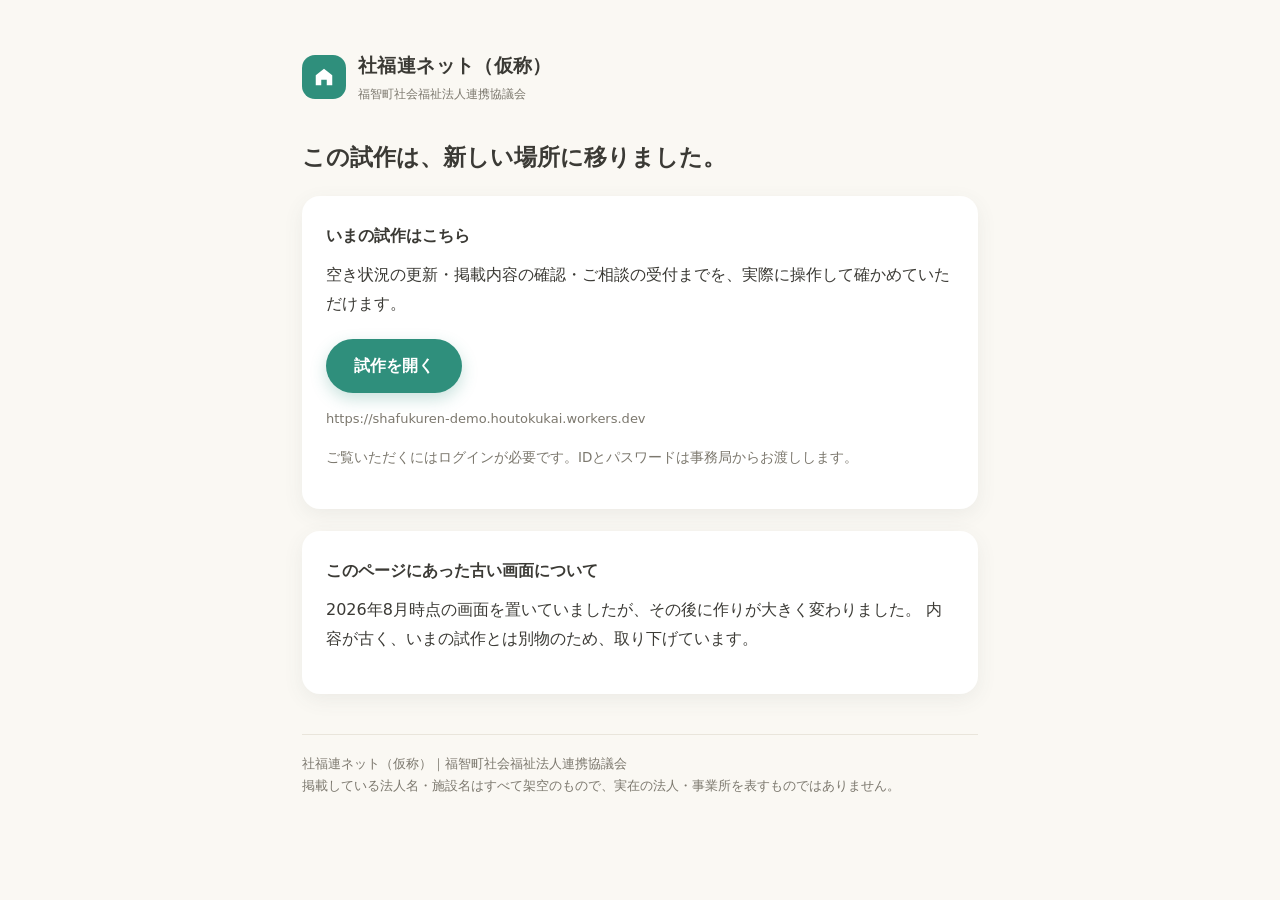
<file: index.html>
<!DOCTYPE html>
<html lang="ja">
<head>
<meta charset="UTF-8">
<meta name="viewport" content="width=device-width, initial-scale=1.0">
<meta name="robots" content="noindex, nofollow">
<title>社福連ネット（仮称）｜ご案内</title>
<style>
  :root{
    --ink:#3b3a35; --ink-soft:#7c786e; --primary:#2f8f7c; --primary-deep:#1f7f70;
    --bg:#faf8f3; --line:#e9e5db; --shadow:0 6px 20px rgba(80,90,85,.08);
  }
  *{box-sizing:border-box;}
  body{
    margin:0; background:var(--bg); color:var(--ink);
    font-family:"Hiragino Kaku Gothic ProN","Yu Gothic",system-ui,sans-serif;
    line-height:1.8; -webkit-text-size-adjust:100%;
  }
  .wrap{max-width:720px; margin:0 auto; padding:48px 22px 64px;}
  header{display:flex; align-items:center; gap:12px; margin-bottom:34px;}
  .mark{
    width:44px; height:44px; border-radius:13px; background:var(--primary);
    display:flex; align-items:center; justify-content:center; flex:0 0 44px;
  }
  .mark svg{width:22px; height:22px; fill:#fff;}
  .ttl{font-size:19px; font-weight:800; letter-spacing:.02em;}
  .sub{font-size:12px; color:var(--ink-soft); margin-top:2px;}
  h1{font-size:23px; margin:0 0 18px; line-height:1.5;}
  .card{
    background:#fff; border-radius:18px; box-shadow:var(--shadow);
    padding:26px 24px; margin:22px 0;
  }
  .card h2{font-size:16px; margin:0 0 10px;}
  p{margin:0 0 14px;}
  .note{font-size:13.5px; color:var(--ink-soft);}
  .btn{
    display:inline-block; background:var(--primary); color:#fff; text-decoration:none;
    font-weight:bold; border-radius:999px; padding:13px 28px; margin-top:6px;
    box-shadow:0 6px 16px rgba(47,143,124,.26);
  }
  .btn:hover{background:var(--primary-deep);}
  .url{
    font-size:13px; color:var(--ink-soft); margin-top:12px; word-break:break-all;
  }
  footer{margin-top:40px; font-size:12.5px; color:var(--ink-soft); border-top:1px solid var(--line); padding-top:18px;}
  @media(max-width:600px){ .wrap{padding:32px 18px 48px;} h1{font-size:20px;} }
</style>
</head>
<body>
<div class="wrap">
  <header>
    <div class="mark"><svg viewBox="0 0 24 24"><path d="M12 3 3 10v11h6v-6h6v6h6V10z"/></svg></div>
    <div>
      <div class="ttl">社福連ネット（仮称）</div>
      <div class="sub">福智町社会福祉法人連携協議会</div>
    </div>
  </header>

  <h1>この試作は、新しい場所に移りました。</h1>

  <div class="card">
    <h2>いまの試作はこちら</h2>
    <p>空き状況の更新・掲載内容の確認・ご相談の受付までを、実際に操作して確かめていただけます。</p>
    <p><a class="btn" href="https://shafukuren-demo.houtokukai.workers.dev">試作を開く</a></p>
    <p class="url">https://shafukuren-demo.houtokukai.workers.dev</p>
    <p class="note">ご覧いただくにはログインが必要です。IDとパスワードは事務局からお渡しします。</p>
  </div>

  <div class="card">
    <h2>このページにあった古い画面について</h2>
    <p>2026年8月時点の画面を置いていましたが、その後に作りが大きく変わりました。
       内容が古く、いまの試作とは別物のため、取り下げています。</p>
  </div>

  <footer>
    社福連ネット（仮称）｜福智町社会福祉法人連携協議会<br>
    掲載している法人名・施設名はすべて架空のもので、実在の法人・事業所を表すものではありません。
  </footer>
</div>
</body>
</html>
</file>
